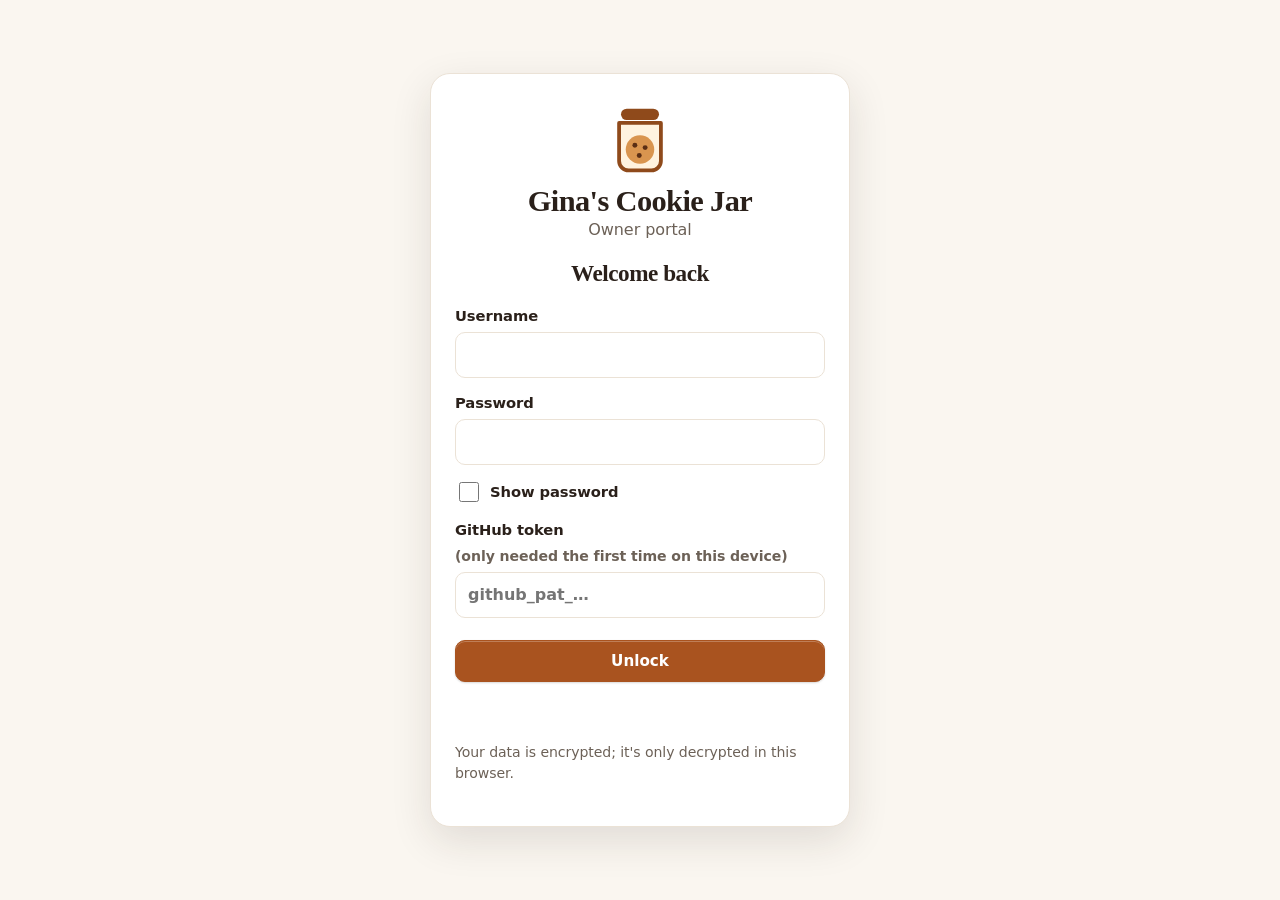
<file: index.html>
<!doctype html>
<html lang="en">
<head>
  <meta charset="utf-8">
  <meta http-equiv="Content-Security-Policy" content="default-src 'self'; script-src 'self'; style-src 'self' 'unsafe-inline' https://fonts.googleapis.com; font-src 'self' https://fonts.gstatic.com; img-src 'self' blob: data:; connect-src 'self' https://api.github.com; worker-src 'self'; manifest-src 'self'; object-src 'none'; base-uri 'self'; form-action 'none'">
  <meta name="referrer" content="no-referrer">
  <meta name="viewport" content="width=device-width, initial-scale=1, viewport-fit=cover">
  <meta name="robots" content="noindex, nofollow">
  <meta name="theme-color" content="#faf6f0">
  <meta name="color-scheme" content="light dark">
  <meta name="description" content="Owner portal for Gina's Cookie Jar.">
  <link rel="manifest" href="manifest.webmanifest">
  <link rel="icon" href="icons/icon.svg" type="image/svg+xml">
  <link rel="apple-touch-icon" href="icons/apple-touch-icon.png">
  <meta name="mobile-web-app-capable" content="yes">
  <meta name="apple-mobile-web-app-capable" content="yes">
  <meta name="apple-mobile-web-app-title" content="Cookie Jar">
  <meta name="apple-mobile-web-app-status-bar-style" content="black-translucent">
  <script src="theme-init.js"></script>
  <title>Gina's Cookie Jar · Owner Portal</title>
  <link rel="preconnect" href="https://fonts.googleapis.com">
  <link rel="preconnect" href="https://fonts.gstatic.com" crossorigin>
  <link rel="stylesheet" href="https://fonts.googleapis.com/css2?family=Fraunces:opsz,wght@9..144,500;9..144,600;9..144,700&family=Plus+Jakarta+Sans:wght@400;500;600;700;800&display=swap">
  <link rel="stylesheet" href="styles.css?v=42">
  <link rel="stylesheet" href="portal.css?v=42">
</head>
<body class="portal">
  <a class="skip" href="#main">Skip to content</a>
  <svg width="0" height="0" style="position:absolute" aria-hidden="true">
    <defs>
      <symbol id="i-jar" viewBox="0 0 40 40">
        <rect x="10" y="3.5" width="20" height="6" rx="3" fill="#8f4a1b"/>
        <path d="M9 11h22v20a5 5 0 0 1-5 5H14a5 5 0 0 1-5-5z" fill="#fff3df" stroke="#8f4a1b" stroke-width="2" stroke-linejoin="round"/>
        <circle cx="20" cy="25" r="7.5" fill="#d9954f"/>
        <circle cx="17.3" cy="22.8" r="1.3" fill="#5a2e14"/><circle cx="22.7" cy="24" r="1.3" fill="#5a2e14"/><circle cx="19.6" cy="28.2" r="1.3" fill="#5a2e14"/>
      </symbol>
      <symbol id="i-home" viewBox="0 0 24 24"><path d="M3 11.5 12 4l9 7.5"/><path d="M5.5 10v10h13V10"/><path d="M10 20v-5h4v5"/></symbol>
      <symbol id="i-orders" viewBox="0 0 24 24"><rect x="5" y="3.5" width="14" height="17.5" rx="2.5"/><path d="M9 8.5h6M9 12.5h6M9 16.5h3.5"/></symbol>
      <symbol id="i-cal" viewBox="0 0 24 24"><rect x="3.5" y="5" width="17" height="15.5" rx="2.5"/><path d="M3.5 10h17M8 3v4M16 3v4"/></symbol>
      <symbol id="i-money" viewBox="0 0 24 24"><circle cx="12" cy="12" r="8.5"/><path d="M14.6 9.2c-.5-.9-1.5-1.4-2.6-1.4-1.4 0-2.5.8-2.5 2s1 1.7 2.5 2.1 2.5.9 2.5 2.1-1.1 2-2.5 2c-1.1 0-2.1-.5-2.6-1.4M12 6v1.8M12 16.4V18"/></symbol>
      <symbol id="i-photo" viewBox="0 0 24 24"><rect x="3.5" y="5.5" width="17" height="14" rx="2.5"/><circle cx="9" cy="10.5" r="1.6"/><path d="M4 17.5l4.5-4.5 3.5 3.5 2.5-2.5 5.5 5"/></symbol>
      <symbol id="i-calc" viewBox="0 0 24 24"><rect x="5" y="3.5" width="14" height="17" rx="2.5"/><path d="M8.5 7.5h7"/><path d="M8.6 12h.01M12 12h.01M15.4 12h.01M8.6 16h.01M12 16h.01M15.4 16h.01" stroke-width="2.4"/></symbol>
      <symbol id="i-book" viewBox="0 0 24 24"><path d="M5.5 5a2 2 0 0 1 2-2H18.5v15H7.5a2 2 0 0 0-2 2z"/><path d="M5.5 20a2 2 0 0 0 2 2H18.5v-4"/><path d="M9.5 7.5h5.5"/></symbol>
      <symbol id="i-gear" viewBox="0 0 24 24"><path d="M4 7h9M17.5 7H20M4 12h2.5M11 12h9M4 17h10.5M19 17h1"/><circle cx="15.2" cy="7" r="2.2"/><circle cx="8.8" cy="12" r="2.2"/><circle cx="16.8" cy="17" r="2.2"/></symbol>
      <symbol id="i-lock" viewBox="0 0 24 24"><rect x="5" y="10.5" width="14" height="10" rx="2.5"/><path d="M8.2 10.5V8a3.8 3.8 0 0 1 7.6 0v2.5"/></symbol>
      <symbol id="i-trend" viewBox="0 0 24 24"><path d="M4 17l5-5 4 3 7-8"/><path d="M15 7h5v5"/></symbol>
      <symbol id="i-phone" viewBox="0 0 24 24"><path d="M6.6 3.5h2.6l1.6 4.2-2 1.4a11 11 0 0 0 6.1 6.1l1.4-2 4.2 1.6v2.6a2 2 0 0 1-2.2 2A16.5 16.5 0 0 1 4.6 5.7a2 2 0 0 1 2-2.2z"/></symbol>
      <symbol id="i-chat" viewBox="0 0 24 24"><path d="M4 6.5A2.5 2.5 0 0 1 6.5 4h11A2.5 2.5 0 0 1 20 6.5v8a2.5 2.5 0 0 1-2.5 2.5H10l-4.5 3.5V17h0A2.5 2.5 0 0 1 4 14.5z"/></symbol>
      <symbol id="i-mail" viewBox="0 0 24 24"><rect x="3.5" y="5.5" width="17" height="13" rx="2.5"/><path d="M4.5 7l7.5 6 7.5-6"/></symbol>
      <symbol id="i-users" viewBox="0 0 24 24"><circle cx="9" cy="8.5" r="3.2"/><path d="M3.5 19.5a5.5 5.5 0 0 1 11 0"/><circle cx="17" cy="9.5" r="2.4"/><path d="M15.8 14.6a4.6 4.6 0 0 1 5.2 4.9"/></symbol>
      <symbol id="i-repeat" viewBox="0 0 24 24"><path d="M17 3.5l3 3-3 3"/><path d="M4 11v-1.5a3 3 0 0 1 3-3h13"/><path d="M7 20.5l-3-3 3-3"/><path d="M20 13v1.5a3 3 0 0 1-3 3H4"/></symbol>
      <symbol id="i-clock" viewBox="0 0 24 24"><circle cx="12" cy="12" r="8.5"/><path d="M12 7.5V12l3 2"/></symbol>
      <symbol id="i-more" viewBox="0 0 24 24"><circle cx="5.5" cy="12" r="1.6"/><circle cx="12" cy="12" r="1.6"/><circle cx="18.5" cy="12" r="1.6"/></symbol>
    </defs>
  </svg>

  <div id="gate" class="gate"></div>

  <div id="app" hidden>
    <header class="p-head">
      <a class="brand" href="./" aria-label="Gina's Cookie Jar — home">
        <svg class="jar" aria-hidden="true"><use href="#i-jar"/></svg>
        <span class="brand-name">Gina's Cookie Jar</span>
      </a>
      <nav id="tabs" class="p-tabs" aria-label="Sections">
        <button data-tab="home"><svg class="ic"><use href="#i-home"/></svg><span>Home</span></button>
        <button data-tab="orders"><svg class="ic"><use href="#i-orders"/></svg><span>Orders</span></button>
        <button data-tab="customers"><svg class="ic"><use href="#i-users"/></svg><span>Customers</span></button>
        <button data-tab="calendar"><svg class="ic"><use href="#i-cal"/></svg><span>Calendar</span></button>
        <button data-tab="photos"><svg class="ic"><use href="#i-photo"/></svg><span>Photos</span></button>
        <button data-tab="money"><svg class="ic"><use href="#i-money"/></svg><span>Money</span></button>
        <button data-tab="calculator"><svg class="ic"><use href="#i-calc"/></svg><span>Calculator</span></button>
        <button data-tab="workbook"><svg class="ic"><use href="#i-book"/></svg><span>Workbook</span></button>
        <button data-tab="settings"><svg class="ic"><use href="#i-gear"/></svg><span>Settings</span></button>
      </nav>
      <span id="savestate" class="savestate" role="status"></span>
      <button id="lock" class="lock-btn" type="button"><svg class="ic"><use href="#i-lock"/></svg><span>Lock</span></button>
    </header>

    <main id="main" class="p-main" tabindex="-1"></main>

    <nav id="bottomnav" class="bnav" aria-label="Main">
      <button data-tab="home"><svg class="ic"><use href="#i-home"/></svg><span>Home</span></button>
      <button data-tab="orders"><svg class="ic"><use href="#i-orders"/></svg><span>Orders</span></button>
      <button data-tab="calendar"><svg class="ic"><use href="#i-cal"/></svg><span>Calendar</span></button>
      <button data-tab="money"><svg class="ic"><use href="#i-money"/></svg><span>Money</span></button>
      <button data-tab="more"><svg class="ic ic-fill"><use href="#i-more"/></svg><span>More</span></button>
    </nav>
  </div>

  <dialog id="dlg"></dialog>
  <dialog id="dlg2"></dialog>
  <script src="portal.js?v=42"></script>
</body>
</html>
</file>
<file: styles.css>
:root {
  --bg: #fffaf3;
  --surface: #ffffff;
  --alt: #f7ecdc;
  --text: #3b2a20;
  --muted: #7a6558;
  --accent: #b5651d;
  --accent-dark: #8f4d12;
  --border: #ead9c3;
  --radius: 14px;
}
@media (prefers-color-scheme: dark) {
  :root {
    --bg: #1f1712;
    --surface: #2a1f18;
    --alt: #261b14;
    --text: #f3e6d6;
    --muted: #b9a590;
    --accent: #e0914a;
    --accent-dark: #f0a762;
    --border: #44332a;
  }
}
* { box-sizing: border-box; }
html { scroll-behavior: smooth; }
body {
  margin: 0;
  background: var(--bg);
  color: var(--text);
  font: 16px/1.55 Georgia, "Times New Roman", serif;
}
a { color: var(--accent-dark); }
.muted { color: var(--muted); }
.small { font-size: .85rem; }

.site-header {
  position: sticky; top: 0; z-index: 20;
  display: flex; align-items: center; justify-content: space-between; gap: 12px;
  padding: 12px 16px;
  background: var(--bg);
  border-bottom: 1px solid var(--border);
}
.brand { font-size: 1.25rem; font-weight: bold; text-decoration: none; color: var(--text); }
nav { display: flex; align-items: center; gap: 14px; font-family: system-ui, sans-serif; font-size: .95rem; }
nav a { text-decoration: none; color: var(--text); }
nav a:hover { color: var(--accent); }
@media (max-width: 520px) { nav a { display: none; } }

.cart-btn {
  font: inherit; cursor: pointer;
  background: var(--accent); color: #fff; border: 0;
  padding: 8px 14px; border-radius: 999px;
}
.badge {
  display: inline-block; min-width: 1.4em; margin-left: 4px; padding: 0 6px;
  background: #fff; color: var(--accent-dark); border-radius: 999px; text-align: center; font-weight: 700;
}

.hero { text-align: center; padding: 64px 16px 56px; background: var(--alt); }
.hero h1 { font-size: clamp(1.9rem, 5vw, 3rem); margin: 0 0 12px; }
.hero p { max-width: 560px; margin: 0 auto 24px; color: var(--muted); }

.btn {
  display: inline-block; font: 600 1rem system-ui, sans-serif; cursor: pointer;
  background: var(--accent); color: #fff; border: 2px solid var(--accent);
  padding: 11px 22px; border-radius: 999px; text-decoration: none;
}
.btn:hover { background: var(--accent-dark); border-color: var(--accent-dark); }
.btn.ghost { background: transparent; color: var(--accent-dark); }
.btn.ghost:hover { background: var(--alt); }
.btn.full { width: 100%; margin-top: 8px; text-align: center; }

.section { max-width: 1050px; margin: 0 auto; padding: 48px 16px; }
.section.alt { max-width: none; background: var(--alt); }
.section.alt > * { max-width: 1018px; margin-left: auto; margin-right: auto; }
.section h2 { margin-top: 0; font-size: 1.8rem; }

.filters { display: flex; flex-wrap: wrap; gap: 8px; margin-bottom: 20px; }
.chip {
  font: .9rem system-ui, sans-serif; cursor: pointer;
  padding: 6px 14px; border-radius: 999px;
  background: var(--surface); color: var(--text); border: 1px solid var(--border);
}
.chip[aria-selected="true"] { background: var(--accent); border-color: var(--accent); color: #fff; }

.grid { display: grid; gap: 18px; grid-template-columns: repeat(auto-fill, minmax(240px, 1fr)); }
.card {
  background: var(--surface); border: 1px solid var(--border); border-radius: var(--radius);
  overflow: hidden; display: flex; flex-direction: column;
}
.card .pic {
  aspect-ratio: 4 / 3; display: grid; place-items: center; font-size: 3.5rem;
  background: var(--alt); object-fit: cover; width: 100%;
}
.card .body { padding: 14px 16px 16px; display: flex; flex-direction: column; gap: 6px; flex: 1; }
.card h3 { margin: 0; font-size: 1.1rem; }
.card p { margin: 0; color: var(--muted); font-size: .92rem; flex: 1; }
.card .price { font: 700 1rem system-ui, sans-serif; }
.card .row { display: flex; justify-content: space-between; align-items: center; gap: 8px; margin-top: 6px; }
.card.sold { opacity: .6; }
.card .btn { padding: 7px 16px; font-size: .9rem; }

.contact-list { list-style: none; padding: 0; margin: 0; display: grid; gap: 8px; }

.site-footer { text-align: center; padding: 28px 16px; color: var(--muted); border-top: 1px solid var(--border); }

/* order + quote */
.order-wrap { display: grid; gap: 24px; grid-template-columns: 1fr 340px; align-items: start; }
@media (max-width: 800px) { .order-wrap { grid-template-columns: 1fr; } }
.order-form { display: grid; gap: 12px; font-family: system-ui, sans-serif; }
.order-form label { display: grid; gap: 4px; font-size: .9rem; }
.order-form label.check { display: flex; gap: 8px; align-items: center; }
.order-form .two { display: grid; grid-template-columns: 1fr 1fr; gap: 12px; }
.order-form input:not([type=checkbox]), .order-form textarea, .order-form select {
  font: inherit; padding: 9px 10px; border-radius: 8px;
  border: 1px solid var(--border); background: var(--surface); color: var(--text);
}
.quote {
  position: sticky; top: 76px; font-family: system-ui, sans-serif;
  background: var(--surface); border: 1px solid var(--border); border-radius: var(--radius); padding: 16px;
}
.quote h3 { margin: 0 0 8px; font-family: Georgia, serif; }
.quote dl { margin: 0; display: grid; gap: 4px; font-size: .9rem; }
.quote dl div { display: flex; justify-content: space-between; gap: 8px; }
.quote dt, .quote dd { margin: 0; }
.total-row { display: flex; justify-content: space-between; padding: 12px 0 4px; margin-top: 8px; border-top: 1px solid var(--border); font-size: 1.15rem; }
.card h3 { text-align: center; }
.card .body { padding: 10px; }
#gallery { grid-template-columns: repeat(auto-fill, minmax(150px, 1fr)); }
</file>
<file: portal.css>
/* ===== Gina's Cookie Jar — owner portal theme (warm bakery) ===== */
:root {
  --bg: #fbf3e6;
  --surface: #ffffff;
  --alt: #f5e8d3;
  --text: #3a2315;
  --muted: #7c6552;
  --accent: #c0682b;
  --accent-dark: #8f4a1b;
  --border: #ead9bf;
  --head-bg: #4a2a18;
  --head-text: #fff3e0;
  --danger: #c0392b;
  --good: #2e7d32;
  --radius: 16px;
  --shadow: 0 1px 2px rgba(74, 42, 24, .06), 0 8px 22px rgba(74, 42, 24, .07);
  --st-Requested: #f0a92e;
  --st-Confirmed: #4d94d6;
  --st-Baking: #a06cc4;
  --st-Ready: #4fae6a;
  --st-Completed: #b7a38b;
  --st-Declined: #9a8c80;
}
:root[data-theme="dark"] {
    --bg: #1d140f;
    --surface: #2a1d15;
    --alt: #34251b;
    --text: #f6e9d8;
    --muted: #bfa88f;
    --accent: #e49a55;
    --accent-dark: #f0b274;
    --border: #44322a;
    --head-bg: #130c08;
    --head-text: #fff3e0;
    --danger: #ef7d6e;
    --good: #7fd08f;
    --shadow: 0 1px 2px rgba(0, 0, 0, .3), 0 8px 22px rgba(0, 0, 0, .25);
  }
.st-Requested { --stc: var(--st-Requested); }
.st-Confirmed { --stc: var(--st-Confirmed); }
.st-Baking    { --stc: var(--st-Baking); }
.st-Ready     { --stc: var(--st-Ready); }
.st-Completed { --stc: var(--st-Completed); }
.st-Declined  { --stc: var(--st-Declined); }

body.portal {
  margin: 0; background: var(--bg); color: var(--text);
  font: 17px/1.5 'Nunito', system-ui, -apple-system, 'Segoe UI', Roboto, sans-serif;
  -webkit-text-size-adjust: 100%;
}
.portal h1, .portal h2, .portal h3 { font-family: inherit; font-weight: 800; letter-spacing: -.01em; }
.portal h2 { margin: 0 0 14px; font-size: 1.7rem; }
.portal h3 { margin: 0 0 10px; font-size: 1.1rem; }
.portal a { color: var(--accent-dark); }
.muted { color: var(--muted); }
.small { font-size: .88rem; }
.neg { color: var(--danger); font-weight: 700; }
.ok { color: var(--good); }
.err { color: var(--danger); min-height: 1.2em; font-size: .92rem; }
[hidden] { display: none !important; }
:focus-visible { outline: 3px solid color-mix(in srgb, var(--accent) 55%, transparent); outline-offset: 2px; }

/* ----- buttons & inputs ----- */
.portal .btn {
  display: inline-flex; align-items: center; justify-content: center; gap: 6px;
  min-height: 46px; padding: 0 22px; border-radius: 999px; font: 800 1rem/1 inherit; font-family: inherit;
  background: var(--accent); color: #fff; border: 2px solid var(--accent); cursor: pointer; text-decoration: none;
  transition: background .15s, transform .05s;
}
.portal .btn:hover { background: var(--accent-dark); border-color: var(--accent-dark); }
.portal .btn:active { transform: scale(.98); }
.portal .btn.ghost { background: transparent; color: var(--accent-dark); border-color: color-mix(in srgb, var(--accent) 55%, transparent); }
.portal .btn.ghost:hover { background: var(--alt); }
.portal .btn.small { min-height: 40px; padding: 0 16px; font-size: .92rem; }
.portal .btn.full { width: 100%; }
.portal .btn.danger { background: transparent; color: var(--danger); border-color: var(--danger); }
.portal input, .portal select, .portal textarea {
  font: inherit; font-size: 1rem; color: var(--text); background: var(--surface);
  border: 1.5px solid var(--border); border-radius: 12px; padding: 10px 12px; min-height: 46px; min-width: 0;
}
.portal textarea { min-height: 90px; }
.portal input[type=checkbox] { min-height: 0; width: 20px; height: 20px; accent-color: var(--accent); }
.portal input:focus, .portal select:focus, .portal textarea:focus { border-color: var(--accent); outline: none; box-shadow: 0 0 0 3px color-mix(in srgb, var(--accent) 25%, transparent); }
.chip {
  font: 700 .95rem inherit; font-family: inherit; min-height: 40px; padding: 0 16px; border-radius: 999px; cursor: pointer;
  background: var(--surface); color: var(--text); border: 1.5px solid var(--border);
}
.chip[aria-selected="true"] { background: var(--accent); border-color: var(--accent); color: #fff; }
.bar { display: flex; flex-wrap: wrap; gap: 10px; align-items: center; margin-bottom: 14px; }
.bar .grow { flex: 1; min-width: 180px; }
.bar .sp { flex: 1; }

/* ----- sign-in / setup ----- */
.gate { min-height: 100vh; display: grid; place-items: center; padding: 20px 16px; }
.gate-card {
  width: min(420px, 100%); display: grid; gap: 14px; padding: 28px 24px;
  background: var(--surface); border: 1px solid var(--border); border-radius: 24px; box-shadow: var(--shadow);
}
.gate-card h1 { margin: 0; font-size: 1.45rem; text-align: center; }
.gate-card label, .ef label { display: grid; gap: 5px; font-size: .92rem; font-weight: 700; }
.gate-brand { text-align: center; }
.gate-brand .jar { width: 76px; height: 76px; }
.gate-brand .brand-name { font: 2rem/1.2 'Pacifico', 'Brush Script MT', cursive; color: var(--accent-dark); }

/* ----- header ----- */
.p-head {
  position: sticky; top: 0; z-index: 20; display: flex; align-items: center; gap: 10px 14px;
  padding: 10px 20px; padding-top: max(10px, env(safe-area-inset-top));
  background: var(--head-bg); color: var(--head-text);
}
.brand { display: inline-flex; align-items: center; gap: 10px; text-decoration: none; color: inherit !important; }
.brand .jar { width: 40px; height: 40px; }
.brand-name { font: 1.55rem/1 'Pacifico', 'Brush Script MT', cursive; white-space: nowrap; }
.p-tabs { display: flex; gap: 0; flex: 1; justify-content: center; flex-wrap: nowrap; min-width: 0; }
.p-tabs button {
  font: 700 .98rem inherit; font-family: inherit; cursor: pointer; padding: 9px 13px; border-radius: 999px;
  border: 0; background: none; color: color-mix(in srgb, var(--head-text) 82%, transparent);
}
.p-tabs button:hover { background: rgba(255, 255, 255, .1); color: var(--head-text); }
.p-tabs button[aria-current="true"] { background: var(--accent); color: #fff; }
.savestate { font-size: .85rem; color: color-mix(in srgb, var(--head-text) 75%, transparent); white-space: nowrap; }
.savestate.bad { color: #ffb4a8; font-weight: 800; cursor: pointer; text-decoration: underline dotted; }
.lock-btn {
  font: 800 .92rem inherit; font-family: inherit; min-height: 38px; padding: 0 16px; border-radius: 999px; cursor: pointer;
  color: var(--head-text); background: transparent; border: 1.5px solid rgba(255, 255, 255, .4);
}
.lock-btn:hover { background: rgba(255, 255, 255, .12); }

.p-main { max-width: 1150px; margin: 0 auto; padding: 24px 20px 60px; }

/* ----- bottom nav (phones) ----- */
.bnav { display: none; }
.ic { width: 26px; height: 26px; fill: none; stroke: currentColor; stroke-width: 1.8; stroke-linecap: round; stroke-linejoin: round; }
.ic-fill { fill: currentColor; stroke: none; }
.jar { display: inline-block; }

/* ----- cards ----- */
.panel, .kpi, .olist, .tablebox, .cal {
  background: var(--surface); border: 1px solid var(--border); border-radius: var(--radius); box-shadow: var(--shadow);
}
.panel { padding: 18px; }
.panels { display: grid; gap: 18px; grid-template-columns: repeat(auto-fit, minmax(320px, 1fr)); margin-bottom: 18px; }
.kpis { display: grid; gap: 14px; grid-template-columns: repeat(auto-fit, minmax(170px, 1fr)); margin-bottom: 20px; }
.kpi { padding: 14px 16px; }
.kpi b { display: block; font-size: 1.65rem; line-height: 1.2; font-weight: 800; }
.kpi span { color: var(--muted); font-size: .9rem; font-weight: 600; }
.sub { margin: 14px 0 6px; font-size: .78rem; font-weight: 800; text-transform: uppercase; letter-spacing: .06em; color: var(--muted); }
.hero-card {
  display: flex; flex-wrap: wrap; gap: 16px; align-items: center; justify-content: space-between;
  padding: 22px; margin-bottom: 18px; border-radius: 22px; color: #fff;
  background: linear-gradient(135deg, #c0682b 0%, #8f4a1b 100%); box-shadow: var(--shadow);
}
.hero-card h2 { margin: 0 0 4px; font-size: 1.8rem; }
.hero-card p { margin: 0; opacity: .95; }
.qa { display: flex; flex-wrap: wrap; gap: 10px; }
.hero-card .btn { background: #fff; color: var(--accent-dark); border-color: #fff; }
.hero-card .btn.ghost { background: transparent; color: #fff; border-color: rgba(255, 255, 255, .7); }
.hero-card .btn.ghost:hover { background: rgba(255, 255, 255, .15); }
.linkcards { display: grid; gap: 14px; grid-template-columns: repeat(auto-fit, minmax(220px, 1fr)); }
.linkcard {
  display: grid; gap: 4px; justify-items: start; text-align: left; padding: 18px; cursor: pointer; font: inherit; color: var(--text);
  background: var(--surface); border: 1px solid var(--border); border-radius: var(--radius); box-shadow: var(--shadow);
}
.linkcard .emo { font-size: 1.8rem; }
.linkcard b { font-size: 1.1rem; }

/* ----- pills & status ----- */
.pill { display: inline-block; padding: 2px 11px; border-radius: 999px; font-size: .78rem; font-weight: 800; background: var(--alt); border: 1px solid var(--border); }
.pill[class*="st-"] { background: color-mix(in srgb, var(--stc) 28%, var(--surface)); border-color: color-mix(in srgb, var(--stc) 55%, transparent); }
.pill.rush { background: #ffe5cc; color: #9a4300; border-color: #f2c79e; }
.pill.warn { background: #fff1c2; color: #6f5200; border-color: #efd88a; max-width: 150px; overflow: hidden; text-overflow: ellipsis; white-space: nowrap; vertical-align: bottom; }
.pill.paidfull { background: #d9f2de; color: #1f6b34; border-color: #a9dbb5; font-size: .9rem; padding: 5px 14px; }
:root[data-theme="dark"] .pill.rush { background: #4a2c14; color: #ffc999; border-color: #6b4220; }
:root[data-theme="dark"] .pill.warn { background: #4a3d12; color: #ffe08a; border-color: #6b5a1c; }
:root[data-theme="dark"] .pill.paidfull { background: #1d3a27; color: #8fd9a3; border-color: #2d5a3c; }

/* ----- tables (money / workbook) ----- */
.tablebox { overflow: auto; }
table.t { border-collapse: collapse; width: 100%; font-size: .95rem; }
.t th, .t td { padding: 10px 14px; border-bottom: 1px solid var(--border); text-align: left; white-space: nowrap; }
.t thead th { background: var(--alt); font-size: .8rem; text-transform: uppercase; letter-spacing: .04em; color: var(--muted); position: sticky; top: 0; }
.t tbody tr:last-child td { border-bottom: 0; }
.t tbody tr[data-id] { cursor: pointer; }
.t tbody tr[data-id]:hover { background: var(--alt); }
.t .n { text-align: right; font-variant-numeric: tabular-nums; }
table.ref tbody tr:nth-child(even) { background: color-mix(in srgb, var(--alt) 50%, transparent); }
table.ref tr.rh td { font-weight: 800; background: var(--alt); }
.hbar { display: grid; grid-template-columns: 120px 1fr 80px; gap: 10px; align-items: center; font-size: .9rem; margin: 6px 0; }
.hbar i { display: block; height: 12px; border-radius: 6px; background: var(--accent); }
svg.chart { width: 100%; height: auto; }
svg.chart text { fill: var(--muted); font-size: 11px; text-anchor: middle; font-family: inherit; }
svg.chart text.bv { fill: var(--text); font-weight: 700; }
.total-row { display: flex; justify-content: space-between; align-items: baseline; padding: 12px 0 4px; margin-top: 8px; border-top: 2px solid var(--border); font-size: 1.15rem; }
.total-row strong { font-size: 1.5rem; }

/* ----- orders list ----- */
.olist { overflow: hidden; }
.orow {
  display: grid; grid-template-columns: 118px minmax(0, 2fr) 70px 100px 100px 110px 140px; gap: 6px 12px; align-items: center;
  padding: 12px 16px; border-top: 1px solid var(--border); font-size: .95rem;
}
.orow[data-id] { cursor: pointer; box-shadow: inset 5px 0 0 var(--stc, transparent); }
.orow[data-id]:hover { background: var(--alt); }
.ohead { background: var(--alt); font-weight: 800; font-size: .76rem; text-transform: uppercase; letter-spacing: .05em; color: var(--muted); border-top: 0; }
.osec { padding: 9px 16px; font-weight: 800; font-size: .78rem; text-transform: uppercase; letter-spacing: .06em; color: var(--accent-dark); background: var(--alt); border-top: 1px solid var(--border); }
.c-name b { margin-right: 4px; font-size: 1.02rem; }
.c-name small { display: block; color: var(--muted); font-size: .85rem; }
.c-qty, .c-total, .c-paid, .c-bal { text-align: right; font-variant-numeric: tabular-nums; }
.st-sel {
  min-height: 40px; border-radius: 999px; padding: 0 12px; font-size: .88rem; font-weight: 800; cursor: pointer;
  border: 1.5px solid color-mix(in srgb, var(--stc) 60%, transparent) !important;
  background: color-mix(in srgb, var(--stc) 26%, var(--surface)) !important;
}
.otot { display: flex; flex-wrap: wrap; gap: 4px 20px; padding: 12px 16px; border-top: 2px solid var(--border); background: var(--alt); font-size: .92rem; font-weight: 800; }

/* ----- calendar ----- */
.cal-head { display: flex; align-items: center; gap: 10px; flex-wrap: wrap; margin-bottom: 6px; }
.cal-head h2 { margin: 0 6px; min-width: 210px; text-align: center; }
.cal-head .sp { flex: 1; }
.cal-head .check { display: flex; gap: 8px; align-items: center; font-weight: 700; font-size: .95rem; }
.legend { display: flex; gap: 8px; flex-wrap: wrap; margin-bottom: 12px; }
.cal { display: grid; grid-template-columns: repeat(7, minmax(0, 1fr)); overflow: hidden; }
.cal .wd { padding: 8px; text-align: center; font-size: .78rem; font-weight: 800; text-transform: uppercase; letter-spacing: .05em; background: var(--alt); color: var(--muted); }
.cd { min-height: 112px; padding: 6px; border-top: 1px solid var(--border); border-left: 1px solid var(--border); cursor: pointer; display: flex; flex-direction: column; gap: 4px; min-width: 0; }
.cal > :nth-child(7n+1) { border-left: 0; }
.cd.out { background: var(--alt); opacity: .4; cursor: default; }
.cd.today .dn span { background: var(--accent); color: #fff; border-radius: 999px; padding: 0 9px; }
.cd.sel { outline: 3px solid var(--accent); outline-offset: -3px; }
.dn { display: flex; justify-content: space-between; align-items: center; font-size: .9rem; font-weight: 800; }
.dn .add { opacity: 0; border: 0; background: none; color: var(--accent); cursor: pointer; font-size: 1.3rem; line-height: 1; padding: 0 4px; }
.cd:hover .add, .cd.sel .add { opacity: 1; }
.cev {
  font: 700 .78rem inherit; font-family: inherit; text-align: left; border: 0; border-radius: 6px; padding: 3px 7px; cursor: pointer;
  overflow: hidden; text-overflow: ellipsis; white-space: nowrap; color: var(--text);
  background: color-mix(in srgb, var(--stc) 30%, var(--surface)); box-shadow: inset 3px 0 0 var(--stc);
}
.more { font-size: .75rem; color: var(--muted); font-weight: 700; }
.day { margin: 22px 0 8px; font-weight: 800; font-size: 1.1rem; display: flex; align-items: center; flex-wrap: wrap; gap: 8px; }
.day.over { color: var(--danger); }
.ev {
  display: flex; flex-wrap: wrap; gap: 6px 14px; align-items: center; padding: 11px 14px; margin-bottom: 8px; cursor: pointer; font-size: .95rem;
  background: var(--surface); border: 1px solid var(--border); border-radius: 12px; box-shadow: inset 5px 0 0 var(--stc, var(--border));
}
.panel .ev { box-shadow: inset 5px 0 0 var(--stc, var(--border)); }
.ev:hover { background: var(--alt); }
.ev .who { font-weight: 800; min-width: 140px; }

/* ----- dialog / forms ----- */
dialog, #dlg2 { border: 0; border-radius: 22px; padding: 0; width: min(760px, 96vw); max-height: 92vh; overflow-y: auto; background: var(--bg); color: var(--text); box-shadow: 0 24px 60px rgba(0, 0, 0, .35); }
dialog::backdrop { background: rgba(30, 15, 8, .55); }
.ef { padding: 22px; display: grid; gap: 14px; }
.ef h2 { margin: 0; }
.fgrid { display: grid; gap: 12px 14px; grid-template-columns: repeat(auto-fill, minmax(200px, 1fr)); }
.fgrid .wide { grid-column: 1 / -1; }
.fh { grid-column: 1 / -1; margin: 12px 0 0 !important; padding-bottom: 4px; font-size: .78rem !important; text-transform: uppercase; letter-spacing: .08em; color: var(--accent-dark); border-bottom: 2px solid var(--border); }
.calc { font-size: .92rem; background: var(--alt); border-radius: 12px; padding: 12px 14px; }
.calc:empty { display: none; }
.actions { display: flex; gap: 10px; flex-wrap: wrap; align-items: center; }
.actions .sp { flex: 1; }
.ef > .actions:last-child { position: sticky; bottom: 0; background: var(--bg); padding: 12px 0 4px; border-top: 1px solid var(--border); margin-top: 4px; }
.paybox { background: var(--alt); border-radius: 14px; padding: 14px; display: grid; gap: 10px; }
.paysum { display: flex; flex-wrap: wrap; gap: 4px 22px; font-size: 1rem; }
.payact { display: flex; align-items: center; gap: 12px; flex-wrap: wrap; }
.paysum .ok { color: var(--good); }
.help ol { padding-left: 22px; }
.help code { background: var(--alt); padding: 2px 6px; border-radius: 6px; }

/* ================= phones ================= */
@media (max-width: 760px) {
  body.portal { font-size: 17px; }
  .p-head { padding: 8px 14px; padding-top: max(8px, env(safe-area-inset-top)); }
  .brand .jar { width: 34px; height: 34px; }
  .brand-name { font-size: 1.3rem; }
  .p-tabs { display: none; }
  .savestate { margin-left: auto; font-size: .75rem; white-space: normal; text-align: right; line-height: 1.2; }
  .p-main { padding: 18px 14px calc(96px + env(safe-area-inset-bottom)); }
  .portal h2 { font-size: 1.45rem; }

  .bnav {
    display: grid; grid-template-columns: repeat(5, 1fr); position: fixed; left: 0; right: 0; bottom: 0; z-index: 30;
    background: var(--surface); border-top: 1px solid var(--border); box-shadow: 0 -6px 18px rgba(74, 42, 24, .12);
    padding: 6px 4px calc(6px + env(safe-area-inset-bottom));
  }
  .bnav button {
    display: grid; justify-items: center; gap: 2px; padding: 6px 0; min-height: 56px; border: 0; background: none; cursor: pointer;
    font: 800 .72rem inherit; font-family: inherit; color: var(--muted); border-radius: 14px;
  }
  .bnav button[aria-current="true"] { color: var(--accent-dark); }
  .bnav button[aria-current="true"] .ic { stroke-width: 2.4; }

  .hero-card { padding: 18px; }
  .hero-card h2 { font-size: 1.5rem; }
  .qa { width: 100%; } .qa .btn { flex: 1; padding: 0 12px; }
  .kpis { grid-template-columns: repeat(2, 1fr); gap: 10px; }
  .kpi b { font-size: 1.35rem; }
  .panels { grid-template-columns: 1fr; }

  .ohead { display: none; }
  .orow { grid-template-columns: 1fr auto auto auto; grid-template-areas: "name name name st" "due qty total bal"; padding: 13px 14px; }
  .c-name { grid-area: name; } .c-st { grid-area: st; } .c-due { grid-area: due; color: var(--muted); font-size: .85rem; }
  .c-qty { grid-area: qty; } .c-total { grid-area: total; } .c-bal { grid-area: bal; } .c-paid { display: none; }
  .c-qty, .c-total, .c-bal { font-size: .88rem; }
  .bar select { flex: 1; min-width: 130px; }

  .cd { min-height: 56px; padding: 4px; }
  .cev { font-size: 0; height: 8px; padding: 0; pointer-events: none; box-shadow: none; background: var(--stc); }
  .cd .add, .more { display: none; }
  .cal-head h2 { min-width: 0; font-size: 1.2rem; }
  .hbar { grid-template-columns: 90px 1fr 70px; }

  dialog { width: 100vw; max-width: 100vw; max-height: 100vh; height: 100vh; border-radius: 0; }
  .ef { padding: 16px 14px; }
  .fgrid { grid-template-columns: 1fr 1fr; }
  .gate-card { padding: 22px 18px; }
}
@media (max-width: 400px) { .fgrid { grid-template-columns: 1fr; } }

/* ----- monthly revenue chart ----- */
.monthly { margin-bottom: 18px; }
.mhead { display: flex; flex-wrap: wrap; justify-content: space-between; align-items: baseline; gap: 6px 16px; }
.mhead h3 { font-size: 1.2rem; }
.legend2 { display: flex; flex-wrap: wrap; gap: 4px 16px; font-size: .85rem; color: var(--muted); font-weight: 700; }
.legend2 span { display: inline-flex; align-items: center; gap: 6px; }
.sw { display: inline-block; width: 14px; height: 14px; border-radius: 4px; }
.sw.cur, .stack .cur { background: var(--accent); }
.sw.up, .stack .up { background: repeating-linear-gradient(135deg, color-mix(in srgb, var(--accent) 55%, var(--surface)) 0 5px, color-mix(in srgb, var(--accent) 18%, var(--surface)) 5px 10px); }
.sw.up { border: 1px solid color-mix(in srgb, var(--accent) 55%, transparent); }
.sw.pbar, .pbar { background: color-mix(in srgb, var(--muted) 38%, var(--surface)); }
.sumrow { display: flex; flex-wrap: wrap; gap: 12px 34px; margin: 10px 0 22px; }
.sumrow b { display: block; font-size: 1.45rem; line-height: 1.2; font-weight: 800; }
.sumrow span { color: var(--muted); font-size: .85rem; font-weight: 600; }
.mplot { position: relative; height: 320px; margin-left: 44px; }
.mgrid { position: absolute; left: 0; right: 0; top: 22px; bottom: 30px; pointer-events: none; }
.mgrid > div { position: absolute; left: 0; right: 0; border-top: 1px dashed var(--border); }
.mgrid > div:first-child { border-top: 2px solid var(--border); }
.mgrid span { position: absolute; left: -44px; top: -.7em; width: 38px; text-align: right; font-size: .76rem; font-weight: 700; color: var(--muted); }
.mcols { position: relative; height: 100%; display: flex; gap: 6px; }
.mcol { flex: 1 1 0; min-width: 0; display: flex; flex-direction: column; }
.mbars { flex: 1; box-sizing: border-box; padding-top: 22px; padding-bottom: 0; display: flex; align-items: flex-end; justify-content: center; gap: 3px; }
.mbars .pbar { width: 20%; max-width: 16px; height: var(--h); border-radius: 5px 5px 0 0; }
.stack { position: relative; width: 56%; max-width: 46px; height: var(--h); display: flex; flex-direction: column; justify-content: flex-end; border-radius: 8px 8px 0 0; overflow: visible; }
.stack i { display: block; width: 100%; min-height: 0; }
.stack .up { border-radius: 8px 8px 0 0; }
.stack i:last-of-type:first-of-type { border-radius: 8px 8px 0 0; }
.stack .cur:not(:first-child) { border-radius: 0; }
.stack .cur:first-child { border-radius: 8px 8px 0 0; }
.stack em { font-style: normal; position: absolute; bottom: 100%; left: 50%; transform: translateX(-50%); margin-bottom: 4px; font: 800 .78rem/1 inherit; font-family: inherit; white-space: nowrap; color: var(--text); }
.mlab { height: 30px; display: grid; place-items: center; font-size: .82rem; font-weight: 700; color: var(--muted); }
.mcol:hover .stack .cur, .mcol:hover .pbar { filter: brightness(1.08); }
.mcol.now .mlab { color: var(--accent-dark); font-weight: 800; }
.mcol.now .mlab::after { content: ""; display: block; width: 6px; height: 6px; border-radius: 50%; background: var(--accent); margin-top: -4px; }
.mcol.empty .mlab { opacity: .55; }
.mtable { margin-top: 18px; }
.mtable summary { cursor: pointer; font-weight: 800; padding: 6px 0; color: var(--accent-dark); }
.mtable .tablebox { margin-top: 8px; box-shadow: none; }
.t tfoot td { font-weight: 800; background: var(--alt); border-bottom: 0; }
.t tr.nowrow td { background: color-mix(in srgb, var(--accent) 10%, var(--surface)); }
@media (max-width: 760px) {
  .mplot { height: auto; margin-left: 0; }
  .mgrid { display: none; }
  .mcols { flex-direction: column; gap: 8px; }
  .mcol { flex-direction: row; align-items: center; gap: 10px; }
  .mlab { order: -1; width: 38px; height: auto; justify-items: start; flex: none; }
  .mcol.now .mlab::after { display: none; }
  .mbars { padding: 0; flex-direction: column-reverse; align-items: flex-start; justify-content: center; gap: 3px; margin-right: 52px; }
  .stack { width: var(--h); max-width: none; height: 24px; min-width: 3px; flex-direction: row-reverse; justify-content: flex-end; border-radius: 0 8px 8px 0; }
  .stack i { width: auto; height: 100%; }
  .stack .up, .stack .cur, .stack .cur:first-child, .stack .up:first-child { border-radius: 0; }
  .stack i:first-child { border-radius: 0 8px 8px 0 !important; }
  .stack em { bottom: auto; top: 50%; left: 100%; transform: translateY(-50%); margin: 0 0 0 6px; }
  .mbars .pbar { width: var(--h); max-width: none; height: 6px; border-radius: 0 4px 4px 0; }
  .sumrow { gap: 12px 22px; } .sumrow b { font-size: 1.25rem; }
}

/* ----- occasions ----- */
.occ { margin-bottom: 18px; }
.seg { display: inline-flex; border: 1.5px solid var(--border); border-radius: 999px; overflow: hidden; background: var(--surface); }
.seg button { font: 800 .88rem inherit; font-family: inherit; min-height: 38px; padding: 0 16px; border: 0; background: none; color: var(--text); cursor: pointer; }
.seg button[aria-pressed="true"] { background: var(--accent); color: #fff; }
.insight { margin: 6px 0 12px; }
.cover { display: flex; flex-wrap: wrap; align-items: center; gap: 8px 14px; padding: 12px 14px; margin-bottom: 14px; background: var(--alt); border-radius: 14px; font-size: .92rem; }
.covbar { width: 120px; height: 10px; border-radius: 6px; background: color-mix(in srgb, var(--muted) 25%, var(--surface)); overflow: hidden; flex: none; }
.covbar i { display: block; height: 100%; background: var(--good); }
.orr { display: grid; grid-template-columns: 250px minmax(80px, 1fr) 100px 52px 84px 100px; gap: 10px; align-items: center; padding: 9px 4px; border-top: 1px solid var(--border); font-size: .95rem; }
.orr.ohd { border-top: 0; font-size: .74rem; font-weight: 800; text-transform: uppercase; letter-spacing: .05em; color: var(--muted); padding-top: 0; }
.orr .on { font-weight: 800; display: flex; align-items: center; gap: 8px; }
.oe { font-size: 1.3rem; width: 1.6em; text-align: center; }
.obar { height: 14px; border-radius: 7px; background: color-mix(in srgb, var(--muted) 14%, var(--surface)); overflow: hidden; }
.obar i { display: block; height: 100%; border-radius: 7px; background: linear-gradient(90deg, var(--accent), color-mix(in srgb, var(--accent) 70%, #fff)); }
.orr.unk .obar i { background: repeating-linear-gradient(135deg, color-mix(in srgb, var(--muted) 45%, var(--surface)) 0 5px, color-mix(in srgb, var(--muted) 15%, var(--surface)) 5px 10px); }
.orr.unk .on { color: var(--muted); }
.ov, .op, .oc, .oa { text-align: right; font-variant-numeric: tabular-nums; }
.ov { font-weight: 800; } .oc, .oa { color: var(--muted); }
.yeargrid { display: grid; gap: 18px; grid-template-columns: minmax(260px, 1fr) minmax(320px, 1.4fr); align-items: start; }
.tg-top { display: flex; align-items: center; gap: 12px; }
.tg-prog { flex: 1; height: 8px; border-radius: 5px; background: var(--alt); overflow: hidden; }
.tg-prog i { display: block; height: 100%; background: var(--accent); }
.tagger { padding: 22px; display: grid; gap: 14px; }
.tagger h2 { margin: 0; }
.tg-card { display: grid; gap: 2px; padding: 14px 16px; background: var(--surface); border: 1px solid var(--border); border-radius: 14px; }
.tg-card b { font-size: 1.25rem; }
.tg-grid { display: grid; gap: 10px; grid-template-columns: repeat(auto-fill, minmax(190px, 1fr)); }
.tg-btn { justify-content: flex-start; min-height: 52px; font-size: 1rem; display: flex; align-items: center; gap: 10px; text-align: left; }
.tg-btn span { font-size: 1.4rem; }
.tg-btn.sug { border-color: var(--accent); background: color-mix(in srgb, var(--accent) 14%, var(--surface)); }
.tg-btn small { color: var(--accent-dark); font-weight: 800; margin-left: auto; }
@media (max-width: 900px) { .yeargrid { grid-template-columns: 1fr; } }
@media (max-width: 760px) {
  .orr { grid-template-columns: 1fr auto; grid-template-areas: "on ov" "bar bar" "oc oa"; gap: 4px 10px; padding: 12px 4px; }
  .orr .on { grid-area: on; } .orr .ov { grid-area: ov; } .orr .obar { grid-area: bar; } .orr .op { display: none; }
  .orr .oc { grid-area: oc; text-align: left; font-size: .85rem; } .orr .oa { grid-area: oa; font-size: .85rem; }
  .orr.ohd { display: none; }
  .tagger { padding: 16px 14px; }
}

.oname { display: grid; line-height: 1.2; }
.oname small { font-size: .74rem; font-weight: 700; color: var(--muted); }
.orr .on { white-space: nowrap; }

/* ----- check labels ----- */
#lc h3 { margin: 10px 0 0; }
.lc-sec { display: flex; align-items: center; justify-content: space-between; gap: 10px; margin-top: 10px; }
.lc-sec h3 { margin: 0; }
.lc-item { display: grid; gap: 8px; padding: 14px 16px; background: var(--surface); border: 1px solid var(--border); border-radius: 14px; }
.lc-head { display: flex; flex-wrap: wrap; gap: 4px 12px; align-items: baseline; }
.lc-head b { font-size: 1.1rem; }
.lc-ev { font-size: 1.05rem; font-style: italic; }
.lc-change { display: flex; align-items: center; gap: 10px; flex-wrap: wrap; }
.lc-change .pill { font-size: .9rem; padding: 4px 12px; }
.lc-new { background: color-mix(in srgb, var(--good) 18%, var(--surface)); border-color: color-mix(in srgb, var(--good) 50%, transparent); }

/* ----- payments ledger ----- */
.paylist { display: grid; gap: 8px; }
.payrow { display: grid; grid-template-columns: 150px 116px 140px minmax(0, 1fr) 44px; gap: 8px; align-items: center; }
.payrow input, .payrow select { min-height: 42px; padding: 6px 10px; width: 100%; }
.icon-x { width: 40px; height: 40px; border-radius: 50%; border: 1.5px solid var(--border); background: var(--surface); color: var(--danger); font-size: 1.4rem; line-height: 1; cursor: pointer; }
.icon-x:hover { background: var(--alt); }
.c-paid small { display: block; color: var(--muted); font-size: .75rem; }
@media (max-width: 760px) {
  .payrow { grid-template-columns: 1fr 1fr 44px; grid-template-areas: "d a x" "m n n"; }
  .payrow [data-pf=date] { grid-area: d; } .payrow [data-pf=amount] { grid-area: a; } .payrow [data-pf=method] { grid-area: m; }
  .payrow [data-pf=note] { grid-area: n; } .payrow .icon-x { grid-area: x; }
}

/* ----- tidy text review ----- */
.tt-list { display: grid; gap: 8px; max-height: 52vh; overflow-y: auto; }
.tt-row { display: grid; gap: 2px; padding: 10px 14px; background: var(--surface); border: 1px solid var(--border); border-radius: 12px; }
.tt-row s { color: var(--muted); }

/* ----- calendar month / year picker ----- */
.cal-pick { display: flex; gap: 8px; align-items: center; }
.cal-pick select { min-height: 46px; font-weight: 800; font-size: 1.1rem; padding: 0 14px; border-radius: 999px; background: var(--surface); }
@media (max-width: 760px) { .cal-pick select { font-size: 1rem; padding: 0 10px; } }

/* ----- photos ----- */
.pgrid { display: grid; gap: 12px; grid-template-columns: repeat(auto-fill, minmax(190px, 1fr)); }
.pgrid.small { grid-template-columns: repeat(auto-fill, minmax(96px, 1fr)); gap: 8px; margin-bottom: 10px; }
.ptile {
  position: relative; aspect-ratio: 1; border: 0; padding: 0; cursor: pointer; overflow: hidden; border-radius: 14px;
  background: var(--alt) center / cover no-repeat; box-shadow: var(--shadow); display: block; width: 100%;
}
.ptile:not(.loaded)::before { content: "🍪"; position: absolute; inset: 0; display: grid; place-items: center; font-size: 2rem; opacity: .35; }
.ptile.missing::before { content: "⚠"; }
.ptile:hover { filter: brightness(1.05); transform: translateY(-1px); }
.ptag { position: absolute; top: 8px; left: 8px; z-index: 2; background: rgba(255, 255, 255, .92); border-radius: 999px; padding: 2px 8px; font-size: .9rem; }
.pcap { position: absolute; left: 0; right: 0; bottom: 0; z-index: 2; display: grid; text-align: left; gap: 1px; padding: 22px 10px 8px; color: #fff; font-size: .8rem; line-height: 1.25;
  background: linear-gradient(transparent, rgba(30, 15, 8, .75)); }
.pcap:empty { display: none; }
.pcap span { opacity: .92; white-space: nowrap; overflow: hidden; text-overflow: ellipsis; }
.pgrid.small .pcap { display: none; }
.empty { grid-column: 1 / -1; text-align: center; padding: 40px 16px; border: 2px dashed var(--border); border-radius: 18px; }
.notice { margin-bottom: 14px; padding: 12px 16px; border-radius: 14px; background: color-mix(in srgb, var(--st-Requested) 22%, var(--surface)); border: 1px solid color-mix(in srgb, var(--st-Requested) 55%, transparent); }
.linkbtn { background: none; border: 0; padding: 0; font: inherit; font-weight: 800; color: var(--accent-dark); text-decoration: underline; cursor: pointer; }
.up-list { display: grid; gap: 6px; max-height: 26vh; overflow-y: auto; }
.up-row { display: flex; justify-content: space-between; gap: 10px; padding: 8px 12px; background: var(--surface); border: 1px solid var(--border); border-radius: 10px; font-size: .9rem; }
.up-row > span:first-child { overflow: hidden; text-overflow: ellipsis; white-space: nowrap; }
.viewer { padding: 16px 18px 20px; display: grid; gap: 12px; }
.pv-top { display: flex; align-items: center; gap: 10px; }
.pv-stage { display: grid; grid-template-columns: 44px 1fr 44px; gap: 8px; align-items: center; }
.pv-box { position: relative; min-height: 200px; display: grid; place-items: center; background: color-mix(in srgb, var(--text) 8%, var(--bg)); border-radius: 14px; overflow: hidden; }
.pv-box img { max-width: 100%; max-height: 56vh; display: block; }
.pv-box img:not([src]) { display: none; }
.pv-load { position: absolute; bottom: 8px; left: 50%; transform: translateX(-50%); background: rgba(0, 0, 0, .55); color: #fff; padding: 3px 12px; border-radius: 999px; font-size: .8rem; }
.pv-nav { width: 44px; height: 64px; border-radius: 14px; border: 1.5px solid var(--border); background: var(--surface); color: var(--text); font-size: 1.8rem; cursor: pointer; }
.pv-nav:disabled { opacity: .3; cursor: default; }
.ophotos { padding: 4px 0 2px; }
@media (max-width: 1100px) { .p-tabs button { padding: 9px 10px; font-size: .94rem; } }
@media (max-width: 760px) {
  .pgrid { grid-template-columns: repeat(2, 1fr); gap: 8px; }
  .pv-stage { grid-template-columns: 1fr; position: relative; }
  .pv-nav { position: absolute; top: 50%; transform: translateY(-50%); width: 38px; height: 56px; z-index: 3; background: rgba(255, 255, 255, .88); color: #3a2315; }
  .pv-nav[data-prev] { left: 4px; } .pv-nav[data-next] { right: 4px; }
  .viewer { padding: 12px 12px 18px; }
}

.viewer label, .tagger label { display: grid; gap: 5px; font-size: .92rem; font-weight: 700; }
.viewer input, .viewer select, .tagger input, .tagger select { width: 100%; }
.pv-form { margin-top: 2px; }

/* ----- drag and drop ----- */
.ophotos { border: 2px dashed var(--border); border-radius: 14px; padding: 12px; transition: background .12s, border-color .12s; }
.ophotos.drop-hot { border-color: var(--accent); background: color-mix(in srgb, var(--accent) 14%, var(--surface)); }
.orow.drop-hot { outline: 3px dashed var(--accent); outline-offset: -3px; background: color-mix(in srgb, var(--accent) 14%, var(--surface)); }
.p-main.drop-hot::after {
  content: "Drop pictures to add them"; position: fixed; inset: 76px 14px 14px 14px; z-index: 40; display: grid; place-items: center; pointer-events: none;
  font-size: 1.4rem; font-weight: 800; color: var(--accent-dark); text-align: center;
  background: color-mix(in srgb, var(--accent) 12%, var(--bg)); border: 3px dashed var(--accent); border-radius: 22px;
}
@media (hover: none) { .drop-tip, .drop-hint { display: none; } }

/* ===================== redesign pass ===================== */
:root { --radius: 18px; --shadow: 0 1px 2px rgba(74, 42, 24, .05), 0 10px 28px rgba(74, 42, 24, .08); }
:root[data-theme="dark"] { --shadow: 0 1px 2px rgba(0, 0, 0, .3), 0 10px 28px rgba(0, 0, 0, .28); }
body.portal { background: radial-gradient(900px 360px at 8% -8%, color-mix(in srgb, var(--accent) 9%, transparent), transparent), var(--bg); background-attachment: fixed; }
.p-head { box-shadow: 0 3px 0 var(--accent), 0 8px 20px rgba(0, 0, 0, .14); }
.p-main { max-width: 1200px; }
.portal .btn:not(.ghost):not(.danger) { box-shadow: 0 2px 0 color-mix(in srgb, var(--accent-dark) 65%, transparent); }
.portal .btn:not(.ghost):not(.danger):active { box-shadow: none; transform: translateY(1px); }

/* shared page header */
.page-head { display: flex; align-items: flex-end; justify-content: space-between; gap: 10px 20px; flex-wrap: wrap; margin-bottom: 18px; }
.page-head h2 { margin: 0; font-size: 1.9rem; }
.page-head .sub { margin: 2px 0 0; color: var(--muted); font-weight: 600; }
.ph-actions { display: flex; gap: 10px; align-items: center; flex-wrap: wrap; }

/* stat cards with icons */
.kpi { position: relative; padding-right: 58px; }
.kic { position: absolute; right: 12px; top: 12px; width: 38px; height: 38px; display: grid; place-items: center; font-size: 1.2rem; border-radius: 12px; background: var(--alt); }

/* home: next 7 days */
.daystrip { display: grid; grid-template-columns: repeat(7, minmax(0, 1fr)); gap: 8px; margin-bottom: 18px; }
.dchip { display: grid; justify-items: center; gap: 1px; padding: 10px 4px; border-radius: 16px; cursor: pointer; font: inherit; color: var(--text);
  background: var(--surface); border: 1.5px solid var(--border); box-shadow: var(--shadow); }
.dchip:hover { border-color: var(--accent); }
.dchip .dw { font-size: .7rem; font-weight: 800; text-transform: uppercase; letter-spacing: .06em; color: var(--muted); }
.dchip .dn { font-size: 1.45rem; font-weight: 800; line-height: 1.2; }
.dchip .dc { font-size: .74rem; font-weight: 700; color: var(--muted); }
.dchip.today { border-color: var(--accent); }
.dchip.has { background: color-mix(in srgb, var(--accent) 15%, var(--surface)); }
.dchip.has .dc { color: var(--accent-dark); }

/* home: coming-up rows */
.cu { display: grid; grid-template-columns: auto minmax(0, 1fr) auto; gap: 12px; align-items: center; padding: 10px 12px; margin-bottom: 8px; cursor: pointer;
  background: var(--surface); border: 1px solid var(--border); border-radius: 14px; box-shadow: inset 5px 0 0 var(--stc, var(--border)); }
.cu:hover { background: var(--alt); }
.datebadge { display: grid; place-items: center; width: 48px; height: 50px; border-radius: 12px; background: color-mix(in srgb, var(--stc, var(--accent)) 22%, var(--surface)); line-height: 1.05; }
.datebadge small { font-size: .68rem; font-weight: 800; text-transform: uppercase; letter-spacing: .05em; color: var(--muted); }
.datebadge b { font-size: 1.25rem; }
.cu-main { display: grid; min-width: 0; }
.cu-main b, .cu-main small { overflow: hidden; text-overflow: ellipsis; white-space: nowrap; }
.cu-main small { color: var(--muted); }
.cu-end { display: grid; justify-items: end; gap: 2px; }

/* orders: segmented view toggle + board */
.board { display: grid; grid-template-columns: repeat(5, minmax(230px, 1fr)); gap: 14px; align-items: start; overflow-x: auto; padding-bottom: 14px; }
.bcol { background: color-mix(in srgb, var(--alt) 72%, var(--bg)); border: 1px solid var(--border); border-radius: var(--radius); padding: 10px; min-height: 280px; transition: background .12s; }
.bcol.col-hot { outline: 3px dashed var(--accent); outline-offset: -3px; background: color-mix(in srgb, var(--accent) 13%, var(--alt)); }
.bhead { display: flex; align-items: center; gap: 8px; padding: 4px 6px 2px; font-size: 1rem; }
.bdot { width: 12px; height: 12px; border-radius: 50%; background: var(--stc); }
.bcount { margin-left: auto; background: var(--surface); border: 1px solid var(--border); border-radius: 999px; padding: 0 10px; font-weight: 800; font-size: .85rem; }
.bsum { padding: 0 6px 8px; }
.bcards { display: grid; gap: 10px; }
.bcard { display: grid; gap: 4px; padding: 11px 12px 11px 16px; cursor: grab; background: var(--surface); border: 1px solid var(--border); border-radius: 14px;
  box-shadow: inset 5px 0 0 var(--stc), var(--shadow); }
.bcard:hover { border-color: var(--accent); }
.bcard.dragging { opacity: .4; }
.bc-top { display: flex; justify-content: space-between; gap: 6px; align-items: flex-start; }
.bc-top b { font-size: 1.02rem; }
.bc-sub { color: var(--muted); font-size: .85rem; min-height: 1.2em; }
.bc-meta, .bc-foot { display: flex; justify-content: space-between; flex-wrap: wrap; gap: 2px 10px; font-size: .85rem; }
.bc-foot { padding-top: 4px; border-top: 1px dashed var(--border); font-weight: 700; }
.bc-move { display: none; margin-top: 6px; min-height: 38px; font-size: .85rem; }
@media (hover: none), (max-width: 760px) { .bc-move { display: block; } .bcard { cursor: pointer; } }
@media (max-width: 760px) {
  .board { grid-template-columns: none; grid-auto-flow: column; grid-auto-columns: 84%; scroll-snap-type: x mandatory; }
  .bcol { scroll-snap-align: start; }
}

/* photos: natural-shape gallery */
.pgrid.masonry { display: block; column-width: 200px; column-gap: 12px; }
.pgrid.masonry .ptile { display: block; margin: 0 0 12px; break-inside: avoid; aspect-ratio: var(--ar, 1); }
@media (max-width: 760px) { .pgrid.masonry { column-count: 2; column-width: auto; column-gap: 8px; } .pgrid.masonry .ptile { margin-bottom: 8px; } }
.ptile:hover { transform: translateY(-2px); box-shadow: 0 12px 28px rgba(74, 42, 24, .22); }

/* photos: viewer with details beside the picture */
#dlg2.wide { width: min(1120px, 96vw); }
.viewer.pane { padding: 0; display: grid; grid-template-columns: minmax(0, 1.75fr) minmax(290px, 1fr); gap: 0; }
.pv-main { background: #1c130e; color: #f6e9d8; padding: 14px 16px 18px; border-radius: 22px 0 0 22px; display: grid; gap: 12px; align-content: start; }
.pv-top { display: flex; align-items: center; gap: 10px; color: #f6e9d8; font-weight: 700; }
.pv-main .btn.ghost { color: #fff; border-color: rgba(255, 255, 255, .45); }
.pv-main .btn.ghost:hover { background: rgba(255, 255, 255, .12); }
.pv-main .pv-box { background: transparent; min-height: 320px; }
.pv-main .pv-box img { max-height: 68vh; border-radius: 10px; }
.pv-main .pv-nav { background: rgba(255, 255, 255, .12); border-color: rgba(255, 255, 255, .25); color: #fff; }
.pv-side { padding: 20px 20px 22px; display: grid; gap: 14px; align-content: start; }
.pv-side .fgrid { grid-template-columns: 1fr; }
@media (max-width: 900px) {
  .viewer.pane { grid-template-columns: 1fr; }
  .pv-main { border-radius: 22px 22px 0 0; }
  .pv-main .pv-box img { max-height: 46vh; }
  .pv-side .fgrid { grid-template-columns: 1fr 1fr; }
}
@media (max-width: 760px) {
  .page-head h2 { font-size: 1.6rem; }
  .daystrip { gap: 5px; } .dchip { padding: 8px 2px; border-radius: 12px; } .dchip .dn { font-size: 1.15rem; } .dchip .dc { font-size: .62rem; }
  .kpi { padding-right: 52px; } .kic { width: 32px; height: 32px; right: 10px; top: 10px; font-size: 1rem; }
}

/* redesign touch-ups */
.board { grid-template-columns: repeat(5, minmax(200px, 1fr)); }
.page-head .sub { text-transform: none; letter-spacing: 0; font-size: 1rem; margin: 2px 0 0; }
.hero-card .btn:not(.ghost) { color: #8f4a1b; }

.gate-card .showpw { display: flex; gap: 8px; align-items: center; font-weight: 600; }


/* ===================== modernization pass ===================== */
:root { color-scheme: light; }
:root[data-theme="dark"] { color-scheme: dark; }
::selection { background: color-mix(in srgb, var(--accent) 35%, transparent); }
html { scroll-behavior: smooth; scrollbar-color: color-mix(in srgb, var(--muted) 55%, transparent) transparent; }
body.portal { font-feature-settings: "tnum" 0; text-rendering: optimizeLegibility; -webkit-font-smoothing: antialiased; }

/* skip link (keyboard and screen-reader users) */
.skip { position: fixed; left: 12px; top: -60px; z-index: 100; padding: 10px 16px; border-radius: 12px; background: var(--accent); color: #fff !important; font-weight: 800; text-decoration: none; transition: top .15s; }
.skip:focus { top: 12px; }
#main:focus { outline: none; }

/* frosted header and bottom bar */
.p-head { background: color-mix(in srgb, var(--head-bg) 95%, transparent); -webkit-backdrop-filter: blur(14px) saturate(1.3); backdrop-filter: blur(14px) saturate(1.3); }
.bnav { background: color-mix(in srgb, var(--surface) 84%, transparent); -webkit-backdrop-filter: blur(14px) saturate(1.3); backdrop-filter: blur(14px) saturate(1.3); }
.savestate.warn { color: #ffd9a8; font-weight: 800; }

/* toasts */
#toasts { position: fixed; inset: auto 0 calc(18px + env(safe-area-inset-bottom)) 0; margin: 0 auto; padding: 0; border: 0; background: transparent; overflow: visible;
  display: grid; gap: 8px; justify-items: center; width: min(520px, calc(100vw - 24px)); z-index: 90; pointer-events: none; }
.toast { pointer-events: auto; display: flex; align-items: center; gap: 14px; padding: 12px 16px; border-radius: 14px; font-weight: 700; font-size: .95rem;
  background: #2b1d14; color: #fff3e0; box-shadow: 0 12px 32px rgba(0, 0, 0, .35); animation: toast-in .2s ease-out; max-width: 100%; }
.toast.bad { background: #8f2d22; }
.toast.out { opacity: 0; transform: translateY(8px); transition: opacity .2s, transform .2s; }
.toast button { font: inherit; font-weight: 800; color: #ffc98f; background: none; border: 0; padding: 4px 6px; cursor: pointer; text-decoration: underline; white-space: nowrap; }
@keyframes toast-in { from { opacity: 0; transform: translateY(12px); } }
@media (max-width: 760px) { #toasts { bottom: calc(84px + env(safe-area-inset-bottom)); } }

/* motion: dialogs, cards, screen changes */
dialog[open] { animation: pop-in .18s cubic-bezier(.2, .8, .3, 1); }
dialog::backdrop { animation: fade-in .18s ease-out; -webkit-backdrop-filter: blur(3px); backdrop-filter: blur(3px); }
@keyframes pop-in { from { opacity: 0; transform: translateY(10px) scale(.98); } }
@keyframes fade-in { from { opacity: 0; } }
::view-transition-old(root), ::view-transition-new(root) { animation-duration: .16s; }
.kpi, .panel, .linkcard, .bcard, .cu, .ev, .dchip { transition: transform .12s ease, box-shadow .12s ease, border-color .12s ease, background .12s ease; }
.linkcard:hover, .dchip:hover { transform: translateY(-2px); }
.p-tabs button, .chip, .seg button, .bnav button { transition: background .12s ease, color .12s ease; }
@media (prefers-reduced-motion: reduce) {
  html { scroll-behavior: auto; }
  *, *::before, *::after { animation-duration: .001ms !important; transition-duration: .001ms !important; }
}
@media (prefers-contrast: more) { :root { --border: #a58a66; --muted: #5b4636; } }

kbd { display: inline-block; min-width: 1.6em; text-align: center; padding: 1px 6px; border-radius: 6px; border: 1px solid var(--border); border-bottom-width: 2px; background: var(--surface); font: 700 .8rem ui-monospace, monospace; }

/* =====================================================================
   LOOK v3 — modern but warm
   ===================================================================== */
:root {
  --bg: #faf6f0; --surface: #ffffff; --alt: #f4eee5; --text: #2a201a; --muted: #7b6f64;
  --accent: #b8602a; --accent-dark: #8c4719; --border: #ebe2d6; --danger: #b93a2c; --good: #2f7d43;
  --head-bg: #ffffff; --head-text: #2a201a; --radius: 14px;
  --shadow: 0 1px 2px rgba(42, 32, 26, .05);
  --shadow-lg: 0 14px 40px rgba(42, 32, 26, .12);
  --font: 'Plus Jakarta Sans', system-ui, -apple-system, 'Segoe UI', Roboto, sans-serif;
  --display: 'Fraunces', Georgia, 'Times New Roman', serif;
}
:root[data-theme="dark"] {
  --bg: #161210; --surface: #1f1915; --alt: #29211b; --text: #f3eae0; --muted: #b0a295;
  --accent: #e09a5a; --accent-dark: #efb47c; --border: #342a23; --danger: #f08878; --good: #84d39a;
  --head-bg: #1f1915; --head-text: #f3eae0;
  --shadow: 0 1px 2px rgba(0, 0, 0, .35); --shadow-lg: 0 14px 40px rgba(0, 0, 0, .5);
}
body.portal { background: var(--bg); font: 16px/1.5 var(--font); letter-spacing: -.005em; }
.portal h1, .portal h2, .portal h3 { font-family: var(--font); font-weight: 700; letter-spacing: -.015em; }
.portal h2, .page-head h2, .gate-card h1, .ef h2, .tagger h2 { font-family: var(--display); font-weight: 600; letter-spacing: -.02em; }
.page-head h2 { font-size: 2.1rem; line-height: 1.15; }
.portal h3 { font-size: 1.02rem; }
.page-head .sub { font-weight: 500; }

/* ---------- brand ---------- */
.brand-name, .gate-brand .brand-name { font: 600 1.3rem/1.1 var(--display); letter-spacing: -.02em; color: var(--text); }
.gate-brand .brand-name { font-size: 1.9rem; }
.brand .jar { width: 34px; height: 34px; }

/* ---------- app frame: sidebar on computers, top bar + bottom tabs on phones ---------- */
.p-head { background: var(--surface); color: var(--text); box-shadow: none; border-bottom: 1px solid var(--border); -webkit-backdrop-filter: none; backdrop-filter: none; }
.p-tabs button { color: var(--muted); font-weight: 600; }
.p-tabs button:hover { background: var(--alt); color: var(--text); }
.p-tabs button[aria-current="true"] { background: color-mix(in srgb, var(--accent) 13%, var(--surface)); color: var(--accent-dark); }
.p-tabs .ic { width: 20px; height: 20px; flex: none; }
.savestate { color: var(--muted); font-weight: 600; }
.savestate.bad { color: var(--danger); text-decoration: underline dotted; }
.savestate.warn { color: #a8690b; }
:root[data-theme="dark"] .savestate.warn { color: #f0c27a; }
.lock-btn { display: inline-flex; align-items: center; justify-content: center; gap: 8px; color: var(--text); border: 1px solid var(--border); border-radius: 10px; background: var(--surface); font-weight: 600; }
.lock-btn:hover { background: var(--alt); }
.lock-btn .ic { width: 18px; height: 18px; }

@media (min-width: 900px) {
  .p-head { position: fixed; inset: 0 auto 0 0; width: 244px; z-index: 20; flex-direction: column; align-items: stretch; gap: 4px; padding: 22px 14px 16px; border-bottom: 0; border-right: 1px solid var(--border); }
  .brand { padding: 2px 8px 18px; }
  .p-tabs { flex: 1; flex-direction: column; justify-content: flex-start; gap: 2px; overflow-y: auto; }
  .p-tabs button { display: flex; align-items: center; gap: 12px; width: 100%; text-align: left; padding: 10px 12px; border-radius: 10px; font-size: .96rem; }
  .savestate { padding: 6px 10px; white-space: normal; font-size: .82rem; }
  .lock-btn { min-height: 40px; width: 100%; }
  .p-main { margin-left: 244px; max-width: none; padding: 34px clamp(24px, 4vw, 56px) 70px; }
  .p-main > * { max-width: 1180px; }
  .bnav { display: none !important; }
  .p-main.drop-hot::after { inset: 14px 14px 14px 258px; }
}
@media (max-width: 899px) {
  .p-head { padding: 10px 14px; padding-top: max(10px, env(safe-area-inset-top)); }
  .p-tabs { display: none; }
  .brand-name { font-size: 1.15rem; }
  .brand .jar { width: 30px; height: 30px; }
  .savestate { margin-left: auto; font-size: .78rem; text-align: right; line-height: 1.2; }
  .lock-btn { min-height: 36px; padding: 0 12px; } .lock-btn span { display: none; }
  .p-main { padding: 20px 16px calc(96px + env(safe-area-inset-bottom)); }
  .bnav { display: grid; grid-template-columns: repeat(5, 1fr); position: fixed; left: 0; right: 0; bottom: 0; z-index: 30;
    background: color-mix(in srgb, var(--surface) 90%, transparent); -webkit-backdrop-filter: blur(14px); backdrop-filter: blur(14px);
    border-top: 1px solid var(--border); box-shadow: none; padding: 6px 4px calc(6px + env(safe-area-inset-bottom)); }
  .bnav button { display: grid; justify-items: center; gap: 2px; padding: 6px 0; min-height: 54px; border: 0; background: none; cursor: pointer; font: 600 .7rem var(--font); color: var(--muted); border-radius: 12px; }
  .bnav button[aria-current="true"] { color: var(--accent-dark); }
  .bnav .ic { width: 24px; height: 24px; }
  .page-head h2 { font-size: 1.7rem; }
}

/* ---------- surfaces ---------- */
.panel, .kpi, .olist, .tablebox, .cal, .linkcard, .dchip, .gate-card { box-shadow: var(--shadow); border: 1px solid var(--border); }
.panel { padding: 20px; }
.gate-card { border-radius: 20px; box-shadow: var(--shadow-lg); }
dialog, #dlg2 { border-radius: 18px; box-shadow: var(--shadow-lg); border: 1px solid var(--border); }
.ptile { box-shadow: none; border-radius: 12px; }
.ptile:hover { box-shadow: var(--shadow-lg); }

/* ---------- buttons, inputs, chips ---------- */
.portal .btn { min-height: 42px; padding: 0 18px; border-radius: 10px; font: 700 .95rem/1 var(--font); border-width: 1px; box-shadow: none; letter-spacing: 0; }
.portal .btn:not(.ghost):not(.danger) { box-shadow: 0 1px 0 rgba(255, 255, 255, .25) inset, 0 1px 2px rgba(42, 32, 26, .18); }
.portal .btn.ghost { background: var(--surface); color: var(--text); border-color: var(--border); }
.portal .btn.ghost:hover { background: var(--alt); }
.portal .btn.small { min-height: 38px; padding: 0 14px; font-size: .9rem; }
.portal .btn.danger { background: var(--surface); }
.portal input, .portal select, .portal textarea { border-width: 1px; border-radius: 10px; min-height: 42px; font-family: var(--font); }
.chip { min-height: 36px; padding: 0 14px; font: 600 .9rem var(--font); border-width: 1px; }
.seg { border-width: 1px; border-radius: 10px; }
.seg button { min-height: 36px; font: 600 .88rem var(--font); }
.st-sel { min-height: 36px; font-weight: 700; border-width: 1px !important; }

/* ---------- home ---------- */
.hero-card { color: var(--text); border: 1px solid var(--border); border-radius: 18px; padding: 26px 28px; box-shadow: var(--shadow);
  background: radial-gradient(520px 220px at 100% 0%, color-mix(in srgb, var(--accent) 20%, transparent), transparent 70%), linear-gradient(180deg, color-mix(in srgb, var(--accent) 7%, var(--surface)), var(--surface)); }
.hero-card h2 { font-size: 2.2rem; margin: 0 0 6px; }
.hero-card p { opacity: 1; color: var(--muted); }
.hero-card p b { color: var(--text); }
.eyebrow { margin: 0 0 4px !important; font-size: .78rem; font-weight: 700; letter-spacing: .08em; text-transform: uppercase; color: var(--accent-dark) !important; }
.hero-card .btn, .hero-card .btn:not(.ghost) { background: var(--accent); color: #fff; border-color: var(--accent); }
.hero-card .btn.ghost { background: var(--surface); color: var(--text); border-color: var(--border); }
.hero-card .btn.ghost:hover { background: var(--alt); }
.kpi { padding: 16px 58px 16px 18px; border-radius: var(--radius); }
.kpi b { font-size: 1.7rem; font-weight: 700; letter-spacing: -.02em; }
.kpi span { font-weight: 500; font-size: .88rem; }
.kic { background: color-mix(in srgb, var(--accent) 12%, var(--surface)); color: var(--accent-dark); border-radius: 10px; }
.kic .ic { width: 20px; height: 20px; }
.dchip { border-width: 1px; border-radius: 14px; }
.dchip .dn { font-family: var(--display); font-weight: 600; }
.dchip.today { border-color: var(--accent); box-shadow: 0 0 0 1px var(--accent); }
.datebadge b, .sumrow b { font-family: var(--display); font-weight: 600; }
.linkcard { border-radius: var(--radius); }
.linkcard .emo { width: 44px; height: 44px; display: grid; place-items: center; border-radius: 12px; background: color-mix(in srgb, var(--accent) 12%, var(--surface)); color: var(--accent-dark); margin-bottom: 4px; }
.linkcard .emo .ic { width: 22px; height: 22px; }

/* ---------- lists, tables, board ---------- */
.ohead, .t thead th, .cal .wd { background: var(--bg); letter-spacing: .06em; font-weight: 700; }
.osec { background: var(--bg); color: var(--muted); }
.orow { padding: 13px 18px; }
.orow[data-id], .cu, .ev, .bcard { box-shadow: inset 3px 0 0 var(--stc, transparent); }
.bcard { box-shadow: inset 3px 0 0 var(--stc), var(--shadow); }
.otot, .t tfoot td { background: var(--bg); }
.bcol { background: var(--alt); border-color: transparent; }
.cover, .paybox, .calc { background: var(--bg); border: 1px solid var(--border); }
.fh { color: var(--muted); border-bottom-width: 1px; }
.toast { border-radius: 12px; font-weight: 600; }
@media (max-width: 899px) {
  .kpis { grid-template-columns: repeat(2, minmax(0, 1fr)); gap: 10px; }
  .kpi { padding: 14px 46px 14px 14px; }
  .kpi b { font-size: 1.3rem; overflow-wrap: anywhere; }
  .kic { width: 30px; height: 30px; right: 10px; top: 10px; }
  .kic .ic { width: 17px; height: 17px; }
  .hero-card { padding: 20px; } .hero-card h2 { font-size: 1.8rem; }
}

/* ----- customer contact ----- */
.cacts { display: flex; flex-wrap: wrap; gap: 8px; align-items: center; margin-top: -2px; }
.cacts .btn .ic, .bc-contact .ic, .cu-call .ic { width: 16px; height: 16px; }
.c-name small a, .bc-contact { color: var(--accent-dark); text-decoration: none; font-weight: 600; }
.c-name small a:hover, .bc-contact:hover { text-decoration: underline; }
.bc-contact { display: inline-flex; align-items: center; gap: 6px; font-size: .85rem; }
.cu-end { grid-auto-flow: row; }
.cu-call { display: inline-grid; place-items: center; width: 34px; height: 34px; border-radius: 10px; border: 1px solid var(--border); background: var(--surface); color: var(--accent-dark); margin-bottom: 2px; }
.cu-call:hover { background: var(--alt); }

/* ----- narrow containers (tablets, small laptops with the sidebar): compact rows ----- */
.olist, .occ { container-type: inline-size; }
@container (max-width: 780px) {
  .ohead { display: none; }
  .orow { grid-template-columns: 1fr auto auto auto; grid-template-areas: "name name name st" "due qty total bal"; padding: 13px 14px; }
  .c-name { grid-area: name; } .c-st { grid-area: st; } .c-due { grid-area: due; color: var(--muted); font-size: .85rem; }
  .c-qty { grid-area: qty; } .c-total { grid-area: total; } .c-bal { grid-area: bal; } .c-paid { display: none; }
  .c-qty, .c-total, .c-bal { font-size: .88rem; }
  .orr { grid-template-columns: 1fr auto; grid-template-areas: "on ov" "bar bar" "oc oa"; gap: 4px 10px; padding: 12px 4px; }
  .orr .on { grid-area: on; } .orr .ov { grid-area: ov; } .orr .obar { grid-area: bar; } .orr .op { display: none; }
  .orr .oc { grid-area: oc; text-align: left; font-size: .85rem; } .orr .oa { grid-area: oa; font-size: .85rem; }
  .orr.ohd { display: none; }
}

/* ----- readability fixes (contrast) ----- */
:root { --accent: #a9531f; --accent-dark: #86431a; --muted: #6c6157; }
:root[data-theme="dark"] .portal .btn:not(.ghost):not(.danger), :root[data-theme="dark"] .btn:not(.ghost):not(.danger),
:root[data-theme="dark"] .chip[aria-selected="true"], :root[data-theme="dark"] .seg button[aria-pressed="true"],
:root[data-theme="dark"] .cd.today .dn span, :root[data-theme="dark"] .hero-card .btn:not(.ghost) { color: #1b130e; }

/* =====================================================================
   Use the whole screen + new sections
   ===================================================================== */
#main { container-type: inline-size; container-name: main; }
.p-main > * { max-width: 1480px; margin-left: auto; margin-right: auto; }

/* bar chart: fixed height, labels stay normal size */
.vbars { display: flex; align-items: stretch; gap: clamp(6px, 1.5vw, 18px); height: 220px; padding-top: 4px; }
.vb { flex: 1 1 0; min-width: 0; display: flex; flex-direction: column; align-items: center; justify-content: flex-end; gap: 6px; }
.vb i { display: block; width: min(56px, 72%); border-radius: 7px 7px 3px 3px; background: var(--accent); transition: filter .12s; }
.vb:hover i { filter: brightness(1.1); }
.vb-v { font-size: .82rem; font-weight: 700; white-space: nowrap; }
.vb-l { font-size: .8rem; color: var(--muted); font-weight: 600; white-space: nowrap; }
@media (max-width: 899px) { .vbars { height: 180px; gap: 6px; } .vb-v { font-size: .7rem; } .vb-l { font-size: .72rem; } }

/* home: main column + side rail on wide screens */
.home-grid { display: grid; gap: 18px; grid-template-columns: minmax(0, 1fr); }
.home-main, .home-rail { display: grid; gap: 18px; align-content: start; min-width: 0; }
@container main (min-width: 1080px) { .home-grid { grid-template-columns: minmax(0, 1fr) minmax(320px, 400px); } }
.home-main .panel, .home-rail .panel { margin: 0; }
.topc { display: flex; align-items: center; gap: 10px; width: 100%; padding: 8px 6px; border: 0; border-radius: 10px; background: none; font: inherit; color: var(--text); cursor: pointer; text-align: left; }
.topc:hover { background: var(--alt); }
.topc .rank { width: 18px; color: var(--muted); font-weight: 700; font-size: .85rem; text-align: center; }
.tc-name { display: grid; flex: 1; min-width: 0; }
.tc-name b { overflow: hidden; text-overflow: ellipsis; white-space: nowrap; }
.tc-name small { color: var(--muted); }
.tc-spent { font-weight: 700; font-variant-numeric: tabular-nums; }
.facts { list-style: none; margin: 0 0 12px; padding: 0; display: grid; gap: 10px; }
.facts li { padding-left: 14px; position: relative; color: var(--muted); }
.facts li::before { content: ""; position: absolute; left: 0; top: .6em; width: 6px; height: 6px; border-radius: 50%; background: var(--accent); }
.facts b { color: var(--text); }

/* avatars */
.avatar { display: inline-grid; place-items: center; flex: none; width: 36px; height: 36px; border-radius: 50%; font-weight: 700; font-size: .8rem; letter-spacing: .02em;
  background: hsl(var(--hue) 55% 88%); color: hsl(var(--hue) 45% 28%); }
:root[data-theme="dark"] .avatar { background: hsl(var(--hue) 28% 25%); color: hsl(var(--hue) 65% 82%); }
.avatar.lg { width: 56px; height: 56px; font-size: 1.15rem; }

/* customers list */
.clist { container-type: inline-size; background: var(--surface); border: 1px solid var(--border); border-radius: var(--radius); box-shadow: var(--shadow); overflow: hidden; }
.crow { display: grid; grid-template-columns: 36px minmax(0, 2fr) 90px 100px 120px minmax(0, 1.2fr) 100px; gap: 6px 14px; align-items: center; padding: 11px 18px; border-top: 1px solid var(--border); font-size: .95rem; }
.crow[data-cust] { cursor: pointer; }
.crow[data-cust]:hover, .crow[data-cust]:focus-visible { background: var(--alt); }
.chead { border-top: 0; background: var(--bg); font-size: .74rem; font-weight: 700; text-transform: uppercase; letter-spacing: .06em; color: var(--muted); }
.cr-name { display: grid; min-width: 0; } .cr-name b, .cr-name small { overflow: hidden; text-overflow: ellipsis; white-space: nowrap; }
.cr-name small a { color: var(--accent-dark); text-decoration: none; font-weight: 600; }
.cr-n, .cr-spent, .cr-owe { text-align: right; font-variant-numeric: tabular-nums; }
.cr-spent { font-weight: 700; }
.cr-occ, .cr-last { overflow: hidden; text-overflow: ellipsis; white-space: nowrap; color: var(--muted); }
@container (max-width: 760px) {
  .chead { display: none; }
  .crow { grid-template-columns: 36px minmax(0, 1fr) auto; grid-template-areas: "av name spent" "av meta owe"; padding: 12px 14px; }
  .crow .avatar { grid-area: av; } .cr-name { grid-area: name; } .cr-spent { grid-area: spent; }
  .cr-n { grid-area: meta; text-align: left; color: var(--muted); font-size: .85rem; } .cr-owe { grid-area: owe; font-size: .85rem; }
  .cr-last, .cr-occ { display: none; }
}

/* customer detail */
.cust { gap: 14px; }
.cu-head { display: flex; align-items: center; gap: 14px; }
.ministats { display: grid; grid-template-columns: repeat(auto-fit, minmax(110px, 1fr)); gap: 10px; }
.ministats div { background: var(--bg); border: 1px solid var(--border); border-radius: 12px; padding: 10px 12px; display: grid; }
.ministats b { font: 600 1.25rem/1.2 var(--display); }
.ministats span { color: var(--muted); font-size: .82rem; font-weight: 600; }
.occchips { display: flex; flex-wrap: wrap; gap: 6px; }
.cust h3 { margin: 6px 0 0; }
.hist { display: grid; gap: 6px; max-height: 40vh; overflow-y: auto; }
.hrow { display: grid; grid-template-columns: 110px minmax(0, 1fr) 90px 80px auto; gap: 10px; align-items: center; padding: 9px 12px; border: 1px solid var(--border); border-radius: 10px;
  background: var(--surface); font: inherit; font-size: .9rem; color: var(--text); text-align: left; cursor: pointer; box-shadow: inset 3px 0 0 var(--stc, transparent); }
.hrow:hover { background: var(--alt); }
.h-ev { overflow: hidden; text-overflow: ellipsis; white-space: nowrap; }
@media (max-width: 600px) { .hrow { grid-template-columns: 1fr auto; } .hrow > span:nth-child(3), .hrow > span:nth-child(4) { display: none; } }
.cedit summary { cursor: pointer; font-weight: 700; color: var(--accent-dark); padding: 4px 0; }
.cedit .fgrid { margin: 10px 0; }

/* money: insights */
.insights { margin-bottom: 18px; }
.factgrid { display: grid; gap: 12px; grid-template-columns: repeat(auto-fit, minmax(230px, 1fr)); margin-top: 6px; }
.fact { display: grid; grid-template-columns: auto 1fr; grid-template-rows: auto auto; column-gap: 12px; padding: 14px; background: var(--bg); border: 1px solid var(--border); border-radius: 12px; }
.fact .ic { grid-row: span 2; width: 38px; height: 38px; padding: 8px; border-radius: 10px; background: color-mix(in srgb, var(--accent) 12%, var(--surface)); color: var(--accent-dark); }
.fact b { font: 600 1.35rem/1.2 var(--display); }
.fact span { color: var(--muted); font-size: .88rem; }
.fact span b { font: inherit; font-weight: 700; color: var(--text); }
.hbar { grid-template-columns: 150px 1fr 50px; }
.p-main > * { margin-inline: auto !important; }

/* ----- duplicate customers ----- */
.dupe-note { display: flex; align-items: center; gap: 12px; flex-wrap: wrap; }
.dupe-note .ic { width: 22px; height: 22px; color: var(--accent-dark); flex: none; }
.dupe-note span { flex: 1; min-width: 200px; }
.dpair { display: grid; gap: 10px; padding: 14px; border: 1px solid var(--border); border-radius: 14px; background: var(--bg); }
.dwhy { font-size: .78rem; font-weight: 700; letter-spacing: .05em; text-transform: uppercase; color: var(--accent-dark); }
.dcards { display: grid; gap: 10px; grid-template-columns: repeat(auto-fit, minmax(230px, 1fr)); }
.dcard { display: flex; align-items: center; gap: 10px; padding: 12px; border: 1px solid var(--border); border-radius: 12px; background: var(--surface); cursor: pointer; }
.dcard:has(input:checked) { border-color: var(--accent); box-shadow: 0 0 0 1px var(--accent); }
.dcard input { accent-color: var(--accent); width: 18px; height: 18px; flex: none; }
.dc-body { display: grid; min-width: 0; }
.dc-body small { color: var(--muted); overflow: hidden; text-overflow: ellipsis; white-space: nowrap; }
#dup, #mg { max-height: 86vh; overflow-y: auto; }
.tagger label.dcard { display: flex; align-items: center; gap: 12px; font-weight: 400; }
.tagger label.dcard .dc-body b { font-weight: 700; }
.tokwhy { margin: 6px 0 0; padding: 10px 12px; border-radius: 10px; background: color-mix(in srgb, var(--danger) 10%, var(--surface)); border: 1px solid color-mix(in srgb, var(--danger) 35%, transparent); }
.lockrow { display: flex !important; align-items: center; gap: 10px; flex-wrap: wrap; font-weight: 600; }
</file>
